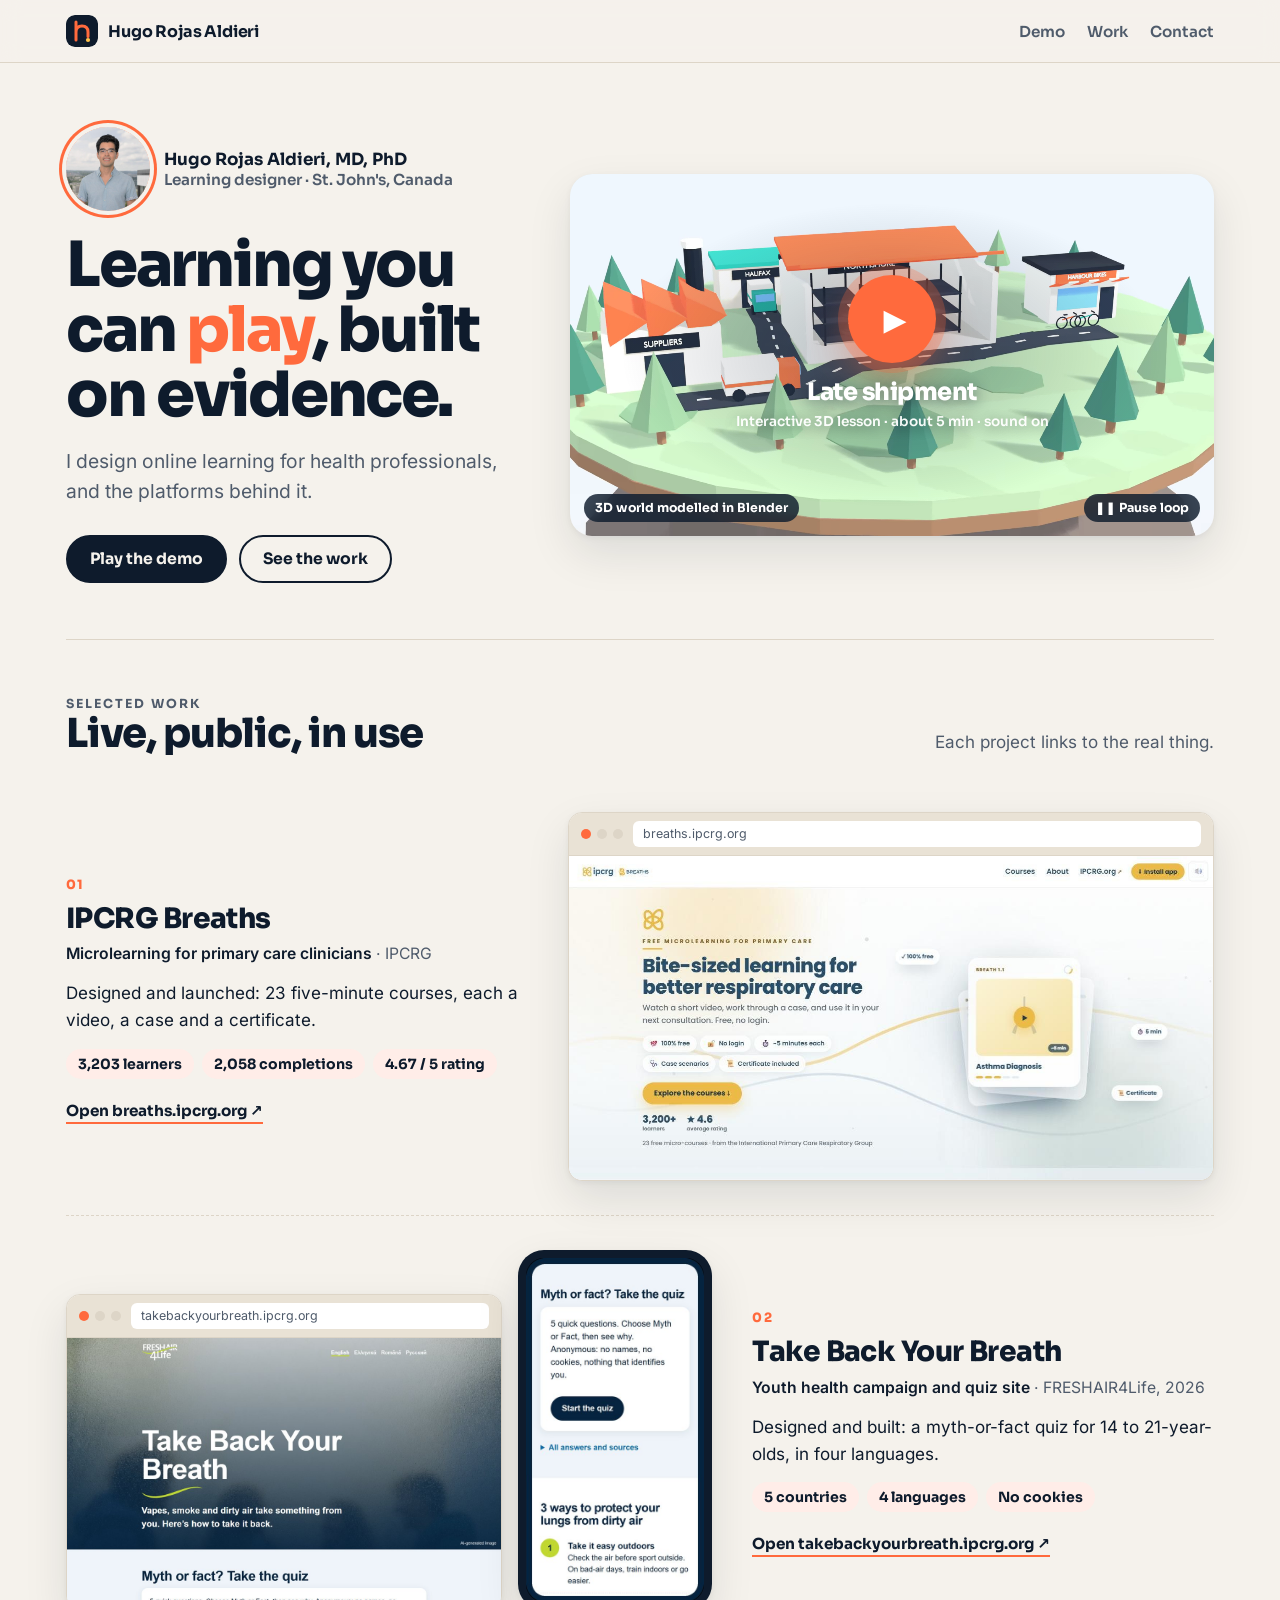
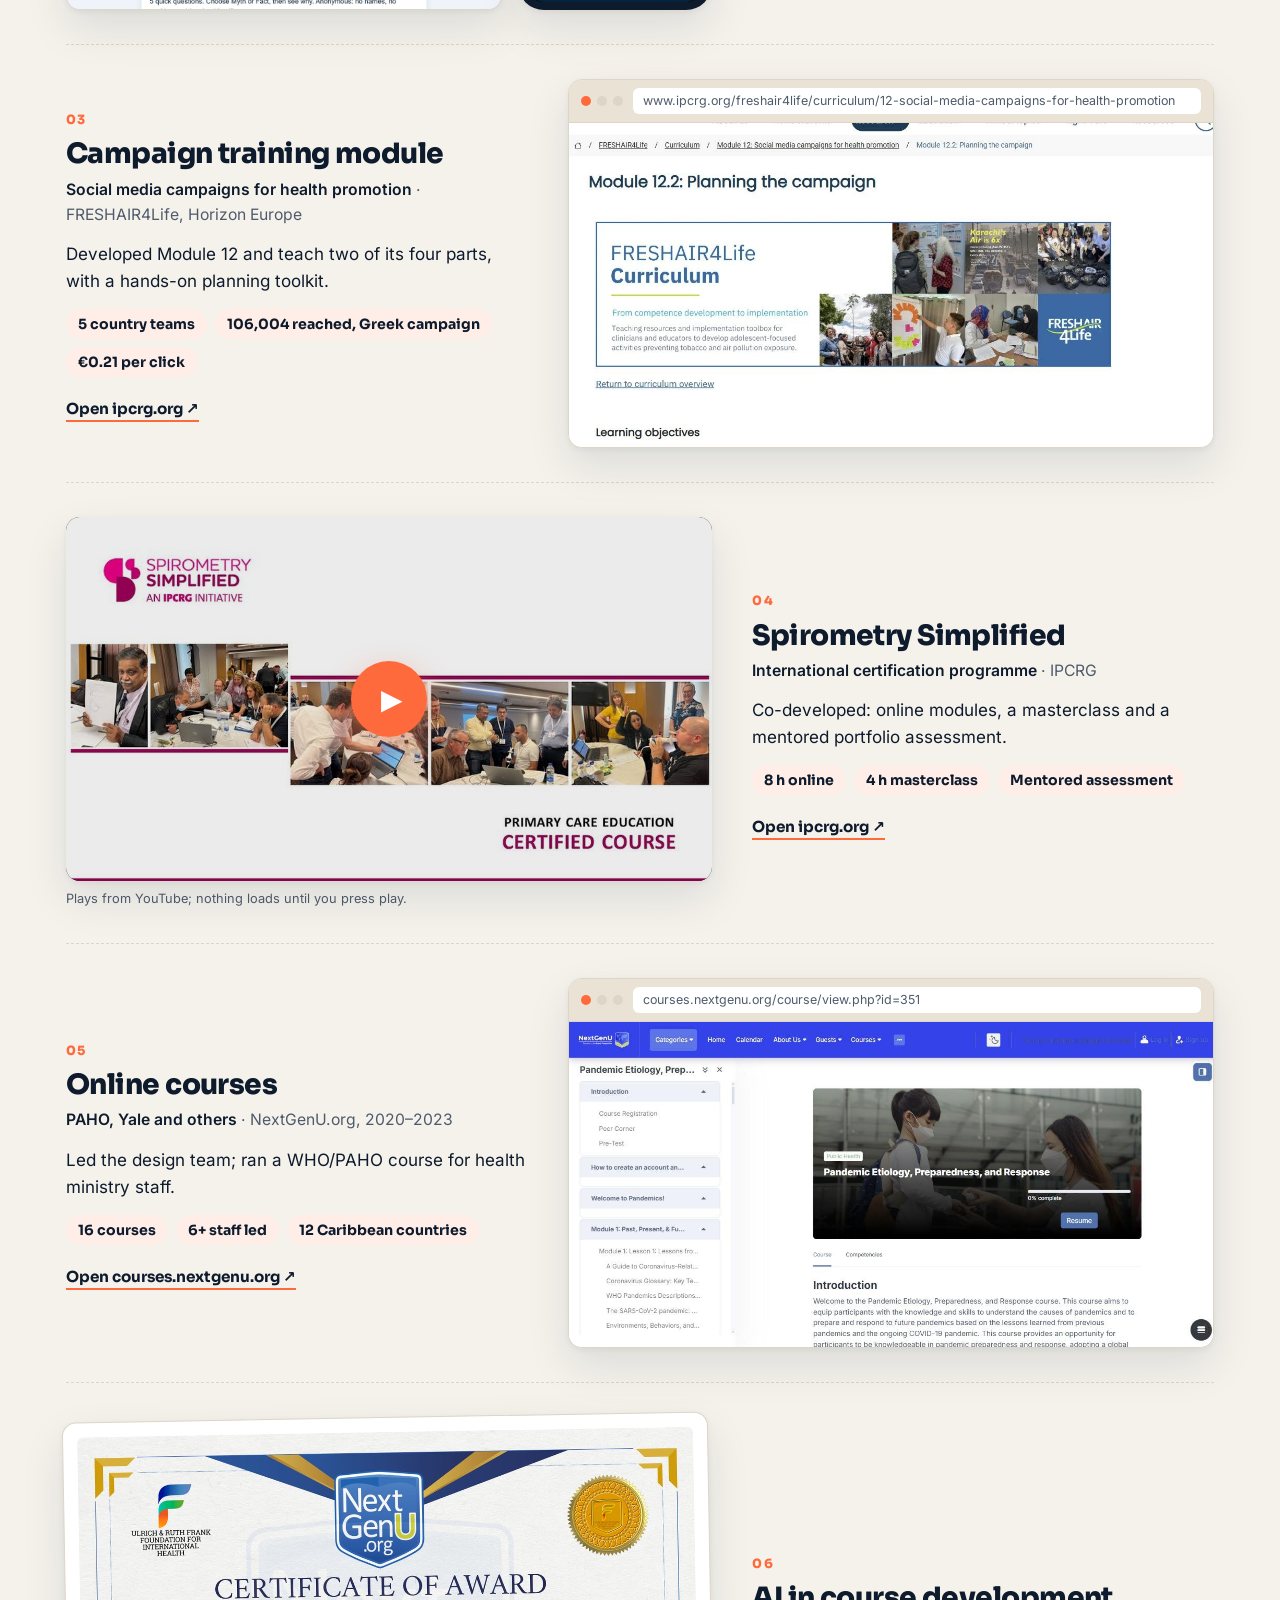
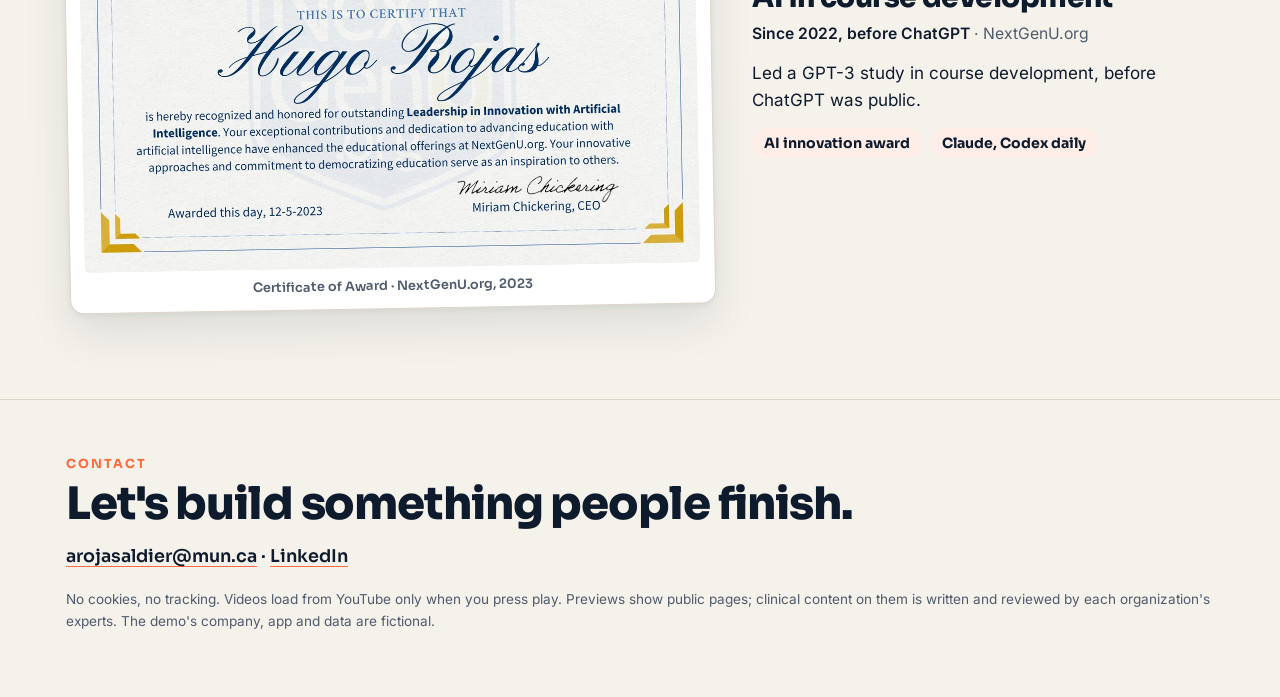
<file: index.html>
<!doctype html>
<html lang="en">
<head>
<meta charset="utf-8">
<meta name="viewport" content="width=device-width, initial-scale=1">
<title>Hugo Rojas Aldieri, MD, PhD · Learning Design</title>
<meta name="description" content="Learning designer Hugo Rojas Aldieri: microlearning, health campaigns, certification programmes, online courses, and an interactive 3D demo built in Blender and three.js.">
<meta property="og:title" content="Hugo Rojas Aldieri, MD, PhD · Learning Design">
<meta property="og:description" content="Learning design portfolio, with a playable interactive 3D video lesson.">
<meta property="og:image" content="assets/video/hero-poster.jpg">
<link rel="icon" href="assets/brand/mark.svg" type="image/svg+xml">
<link rel="stylesheet" href="assets/fonts/fonts.css">
<style>
:root{
  --ink:#0E1B2C; --ink-2:#1B2B40; --paper:#F5F2EC; --sand:#E9E2D5; --coral:#FF6A3D; --sun:#FFC24B; --teal:#1FB5A5; --sky:#7CC4FF;
  --muted:#4F5B6B; --line:#DDD5C7; --card:#FFFFFF;
  --display:'Sora',system-ui,sans-serif; --body:'Inter',system-ui,sans-serif;
  --ease:cubic-bezier(.2,.8,.2,1); --shadow:0 2px 6px rgba(14,27,44,.05),0 18px 44px rgba(14,27,44,.10);
}
@media (prefers-color-scheme: dark){
  :root:not([data-theme="light"]){ --paper:#0E1B2C; --ink:#F5F2EC; --ink-2:#D8DEE6; --sand:#1B2B40; --muted:#A9B4C2; --line:#26374D; --card:#15243A; }
}
:root[data-theme="dark"]{ --paper:#0E1B2C; --ink:#F5F2EC; --ink-2:#D8DEE6; --sand:#1B2B40; --muted:#A9B4C2; --line:#26374D; --card:#15243A; }
*{box-sizing:border-box}
html{scroll-behavior:smooth;-webkit-text-size-adjust:100%}
@media (prefers-reduced-motion: reduce){html{scroll-behavior:auto}}
body{margin:0;background:var(--paper);color:var(--ink);font:17px/1.6 var(--body)}
a{color:inherit;text-underline-offset:4px;text-decoration-color:var(--coral)}
:focus-visible{outline:3px solid var(--sun);outline-offset:3px;border-radius:6px}
.sr{position:absolute;width:1px;height:1px;overflow:hidden;clip:rect(0 0 0 0);white-space:nowrap}
.skip{position:absolute;left:-999px;top:8px;background:var(--card);padding:8px 12px;border-radius:8px;z-index:10}
.skip:focus{left:16px}
.wrap{max-width:1180px;margin:0 auto;padding:0 16px}

header.site{position:sticky;top:0;z-index:20;background:color-mix(in srgb,var(--paper) 86%,transparent);backdrop-filter:blur(10px);border-bottom:1px solid var(--line)}
header.site .wrap{display:flex;align-items:center;justify-content:space-between;gap:12px;min-height:62px}
.mark{display:flex;align-items:center;gap:10px;text-decoration:none;font:700 1rem var(--display);letter-spacing:-.01em}
.mark img{width:32px;height:32px;border-radius:9px}
header.site nav{display:flex;gap:22px;font:600 .95rem var(--display)}
header.site nav a{text-decoration:none;color:var(--muted)}
header.site nav a:hover{color:var(--ink)}

/* hero */
.hero{display:grid;grid-template-columns:minmax(0,5fr) minmax(0,7fr);gap:44px;align-items:center;padding:64px 0 56px}
@media (max-width:900px){.hero{grid-template-columns:minmax(0,1fr);gap:28px;padding-top:36px}}
.who{display:flex;align-items:center;gap:14px;margin-bottom:22px}
.avatar{width:84px;height:84px;border-radius:50%;object-fit:cover;box-shadow:0 0 0 4px var(--paper),0 0 0 7px var(--coral)}
.who p{margin:0;font:600 .95rem var(--display);color:var(--muted)}
.who b{display:block;font:700 1.05rem var(--display);color:var(--ink)}
.hero h1{font:800 clamp(2.3rem,5vw,3.9rem)/1.04 var(--display);letter-spacing:-.035em;margin:0 0 18px}
.hero h1 .path{color:var(--coral)}
.hero .lead{font-size:1.2rem;color:var(--muted);margin:0 0 28px;max-width:32rem}
.cta{display:flex;flex-wrap:wrap;gap:12px}
.btn{display:inline-flex;align-items:center;gap:10px;border-radius:99px;padding:12px 22px;font:700 .98rem var(--display);text-decoration:none;border:2px solid var(--ink);transition:transform .2s var(--ease),background .2s,color .2s}
.btn.primary{background:var(--ink);color:var(--paper)}
.btn.primary:hover{background:var(--coral);border-color:var(--coral);color:#fff;transform:translateY(-2px)}
.btn.ghost:hover{background:var(--ink);color:var(--paper)}
.film{position:relative;border-radius:22px;overflow:hidden;box-shadow:var(--shadow);background:var(--sand);aspect-ratio:16/9;margin:0}
.film video{display:block;width:100%;height:100%;object-fit:cover}
.film figcaption{position:absolute;left:14px;bottom:14px;right:14px;display:flex;justify-content:space-between;align-items:center;gap:10px;flex-wrap:wrap}
.chip{display:inline-flex;align-items:center;gap:6px;font:700 .78rem var(--display);padding:6px 11px;border-radius:99px;background:rgba(14,27,44,.82);color:#fff;backdrop-filter:blur(6px)}
.chip.coral{background:var(--coral)}
.film .toggle{border:0;cursor:pointer}

/* section heads */
.sec-head{display:flex;align-items:end;justify-content:space-between;gap:16px;margin:0 0 22px;flex-wrap:wrap}
.eyebrow{font:700 .78rem var(--display);letter-spacing:.16em;text-transform:uppercase;color:var(--coral);margin:0 0 8px}
.sec-head h2{font:800 clamp(1.7rem,3.4vw,2.5rem)/1.1 var(--display);letter-spacing:-.025em;margin:0}
.sec-head p{margin:0;color:var(--muted);max-width:30rem}

/* hero film doubles as the demo's launcher */
.film-play{position:absolute;inset:0;display:flex;flex-direction:column;align-items:center;justify-content:center;gap:14px;text-decoration:none;color:#fff;
  background:radial-gradient(60% 60% at 50% 50%,rgba(14,27,44,.28),rgba(14,27,44,0) 70%);transition:background .3s}
.film-play:hover,.film-play:focus-visible{background:radial-gradient(70% 70% at 50% 50%,rgba(14,27,44,.42),rgba(14,27,44,.05) 75%)}
.film-play .disc{width:88px;height:88px;border-radius:50%;background:var(--coral);display:grid;place-items:center;font-size:30px;padding-left:6px;
  box-shadow:0 0 0 10px rgba(255,106,61,.25),0 14px 40px rgba(255,106,61,.45);transition:transform .3s var(--ease)}
.film-play:hover .disc{transform:scale(1.08)}
.film-title{text-align:center;text-shadow:0 2px 14px rgba(14,27,44,.55)}
.film-title b{display:block;font:800 1.5rem var(--display);letter-spacing:-.02em}
.film-title small{font:600 .85rem var(--display);opacity:.95}
.film figcaption{pointer-events:none}.film figcaption .toggle{pointer-events:auto}
@media (prefers-reduced-motion: no-preference){.film-play .disc{animation:beat 2.4s var(--ease) infinite}}
@keyframes beat{0%,100%{box-shadow:0 0 0 10px rgba(255,106,61,.25),0 14px 40px rgba(255,106,61,.45)}50%{box-shadow:0 0 0 18px rgba(255,106,61,.08),0 14px 40px rgba(255,106,61,.45)}}

.demo-dlg{width:min(96vw,1400px);height:min(92vh,820px);max-width:none;max-height:none;padding:0;border:0;border-radius:18px;overflow:hidden;background:#F5F2EC;box-shadow:0 30px 90px rgba(0,0,0,.45)}
.demo-dlg::backdrop{background:rgba(14,27,44,.72);backdrop-filter:blur(6px)}
.demo-dlg[open]{display:flex;flex-direction:column}
.dlg-bar{display:flex;align-items:center;gap:12px;padding:10px 12px 10px 18px;background:#0E1B2C;color:#F5F2EC}
.dlg-bar p{margin:0;flex:1;min-width:0;font-size:.85rem;white-space:nowrap;overflow:hidden;text-overflow:ellipsis;color:#C9D2DD}
.dlg-bar b{font-family:var(--display);color:#fff}
.dlg-link{font:700 .82rem var(--display);color:#fff;text-decoration:none;opacity:.85}
.dlg-link:hover{opacity:1;text-decoration:underline}
.dlg-close{width:38px;height:38px;border-radius:10px;border:0;background:rgba(255,255,255,.1);color:#fff;font-size:1rem;cursor:pointer}
.dlg-close:hover{background:var(--coral)}
.dlg-stage{flex:1;position:relative}
.dlg-stage iframe{position:absolute;inset:0;width:100%;height:100%;border:0}
@media (max-width:760px){.demo-dlg{width:100vw;height:100dvh;border-radius:0}.dlg-bar p{display:none}}

/* work */
.work{padding:56px 0 16px;border-top:1px solid var(--line);scroll-margin-top:70px}
.project{display:grid;grid-template-columns:minmax(0,5fr) minmax(0,7fr);gap:40px;align-items:center;padding:34px 0;scroll-margin-top:70px}
.project + .project{border-top:1px dashed var(--line)}
.project:nth-of-type(even){grid-template-columns:minmax(0,7fr) minmax(0,5fr)}
.project:nth-of-type(even) .text{order:2}
@media (max-width:900px){.project,.project:nth-of-type(even){grid-template-columns:minmax(0,1fr);gap:18px}.project:nth-of-type(even) .text{order:0}}
.num{font:800 .8rem var(--display);color:var(--coral);letter-spacing:.1em}
.project h3{font:800 1.75rem/1.15 var(--display);letter-spacing:-.02em;margin:6px 0 6px}
.project .sub{color:var(--muted);margin:0 0 12px;font-size:.98rem}
.project .sub strong{color:var(--ink);font-weight:600}
.project .text p{margin:0 0 14px}
.chips{display:flex;flex-wrap:wrap;gap:8px;margin:0 0 18px;padding:0;list-style:none}
.chips li{background:color-mix(in srgb,var(--coral) 12%,var(--card));color:var(--ink);font:700 .88rem var(--display);padding:6px 12px;border-radius:99px}
.open{display:inline-flex;align-items:center;gap:8px;font:700 .95rem var(--display);text-decoration:none;border-bottom:2px solid var(--coral);padding-bottom:2px}
.open:hover{color:var(--coral)}
.window{display:block;background:var(--card);border:1px solid var(--line);border-radius:14px;box-shadow:var(--shadow);overflow:hidden;text-decoration:none;color:inherit;transition:transform .3s var(--ease)}
a.window:hover{transform:translateY(-4px) rotate(-.3deg)}
@media (prefers-reduced-motion: reduce){a.window:hover{transform:none}}
.window .bar{display:flex;align-items:center;gap:10px;background:var(--sand);padding:8px 12px;border-bottom:1px solid var(--line)}
.window .dots{display:flex;gap:6px}.window .dots i{width:10px;height:10px;border-radius:50%;background:var(--line)}
.window .dots i:first-child{background:var(--coral)}
.window .url{flex:1;min-width:0;background:var(--card);border-radius:6px;padding:3px 10px;font-size:.78rem;color:var(--muted);white-space:nowrap;overflow:hidden;text-overflow:ellipsis}
.window img{display:block;width:100%;height:auto}
.pair{display:flex;gap:16px;align-items:flex-end}.pair .window{flex:1 1 auto;min-width:0}
.phone{flex:0 0 30%;background:#0E1B2C;border-radius:26px;padding:8px;box-shadow:var(--shadow)}
.phone img{display:block;width:100%;height:auto;border-radius:18px}
.video .play{position:relative;display:block;width:100%;padding:0;border:0;background:#000;border-radius:14px;overflow:hidden;cursor:pointer;box-shadow:var(--shadow);aspect-ratio:16/9}
.video .play img{display:block;width:100%;height:100%;object-fit:cover;opacity:.92}
.video .btn-play{position:absolute;left:50%;top:50%;transform:translate(-50%,-50%);width:76px;height:76px;border-radius:50%;background:var(--coral);color:#fff;font-size:28px;display:flex;align-items:center;justify-content:center;padding-left:5px;box-shadow:0 10px 30px rgba(255,106,61,.4)}
.video iframe{display:block;width:100%;aspect-ratio:16/9;border:0;border-radius:14px;box-shadow:var(--shadow)}
.video .vnote{font-size:.8rem;color:var(--muted);margin:8px 0 0}
.framed{margin:0;background:var(--card);border:1px solid var(--line);border-radius:14px;padding:14px;box-shadow:var(--shadow);transform:rotate(-1deg);transition:transform .3s var(--ease)}
.framed:hover{transform:rotate(0)}
@media (prefers-reduced-motion: reduce){.framed,.framed:hover{transform:none}}
.framed img{display:block;width:100%;height:auto;border-radius:6px}
.framed figcaption{font:600 .8rem var(--display);color:var(--muted);margin-top:10px;text-align:center}
.textonly{background:#0E1B2C;color:#F5F2EC;border-radius:14px;padding:30px;box-shadow:var(--shadow)}
.textonly .big{font:800 4rem/1 var(--display);color:var(--coral);margin:0 0 10px}
.textonly p{margin:0;font:600 1.05rem var(--display)}

footer.site{border-top:1px solid var(--line);padding:56px 0 64px;margin-top:40px;scroll-margin-top:70px}
footer.site .big{font:800 clamp(1.8rem,4vw,2.8rem)/1.1 var(--display);letter-spacing:-.025em;margin:0 0 16px}
footer.site .contact{font:600 1.1rem var(--display)}
footer.site .contact p{margin:0}
footer.site .fine{color:var(--muted);font-size:.85rem;margin:22px 0 0}
</style>
</head>
<body>
<a class="skip" href="#demo">Skip to the demo</a>
<header class="site">
  <div class="wrap">
    <a class="mark" href="#top"><img src="assets/brand/mark.svg" alt="">Hugo Rojas Aldieri</a>
    <nav aria-label="Sections"><a href="xp/" data-demo>Demo</a><a href="#work">Work</a><a href="#contact">Contact</a></nav>
  </div>
</header>

<main id="top" class="wrap">
  <section class="hero" aria-labelledby="h1">
    <div>
      <div class="who">
        <img class="avatar" src="assets/img/hugo.jpg" alt="Hugo Rojas Aldieri" width="84" height="84">
        <p><b>Hugo Rojas Aldieri, MD, PhD</b>Learning designer · St. John's, Canada</p>
      </div>
      <h1 id="h1">Learning you can <span class="path">play</span>, built on evidence.</h1>
      <p class="lead">I design online learning for health professionals, and the platforms behind it.</p>
      <div class="cta">
        <a class="btn primary" href="xp/" data-demo>Play the demo</a>
        <a class="btn ghost" href="#work">See the work</a>
      </div>
    </div>
    <figure class="film" id="demo">
      <video id="heroFilm" autoplay muted loop playsinline preload="metadata" poster="assets/video/hero-poster.jpg" aria-hidden="true">
        <source src="assets/video/hero.webm" type="video/webm">
        <source src="assets/video/hero.mp4" type="video/mp4">
      </video>
      <a class="film-play" href="xp/" data-demo aria-label="Play the interactive demo: Late shipment: an interactive 3D video">
        <span class="disc" aria-hidden="true">▶</span>
        <span class="film-title"><b>Late shipment</b><small>Interactive 3D lesson · about 5 min · sound on</small></span>
      </a>
      <figcaption>
        <span class="chip">3D world modelled in Blender</span>
        <button type="button" class="chip toggle" id="filmToggle" aria-pressed="false">❚❚ Pause loop</button>
      </figcaption>
    </figure>
  </section>

  
  <dialog class="demo-dlg" id="demoDlg" aria-labelledby="demoDlgTitle">
    <div class="dlg-bar">
      <p id="demoDlgTitle"><b>Late shipment</b> · A five-minute lesson you play and act in. Find a supply problem in a 3D world I modelled in Blender, then fix it, with narration and word-by-word captions.</p>
      <a class="dlg-link" href="xp/" target="_blank" rel="noopener">New tab ↗</a>
      <button type="button" class="dlg-close" id="demoClose" aria-label="Close the demo">✕</button>
    </div>
    <div class="dlg-stage" id="demoStage"></div>
  </dialog>
  

  <section class="work" id="work" aria-labelledby="work-h">
    <div class="sec-head"><div><p class="eyebrow">Selected work</p><h2 id="work-h">Live, public, in use</h2></div><p>Each project links to the real thing.</p></div>
    
    <article class="project" id="ipcrg-breaths" aria-labelledby="ipcrg-breaths-h">
      <div class="text">
        <span class="num">01</span>
        <h3 id="ipcrg-breaths-h">IPCRG Breaths</h3>
        <p class="sub"><strong>Microlearning for primary care clinicians</strong> · IPCRG</p>
        <p>Designed and launched: 23 five-minute courses, each a video, a case and a certificate.</p>
        <ul class="chips" aria-label="Key numbers"><li>3,203 learners</li><li>2,058 completions</li><li>4.67 / 5 rating</li></ul>
        <a class="open" href="https://breaths.ipcrg.org" target="_blank" rel="noopener">Open breaths.ipcrg.org ↗<span class="sr"> (opens in a new tab)</span></a>
      </div>
      <div class="visual">
        
        
          
          
          <a class="window" href="https://breaths.ipcrg.org" target="_blank" rel="noopener" aria-label="Open breaths.ipcrg.org in a new tab">
            <span class="bar" aria-hidden="true"><span class="dots"><i></i><i></i><i></i></span><span class="url">breaths.ipcrg.org</span></span>
            <img src="assets/img/breaths-home.jpg" alt="Breaths home page: bite-sized learning for better respiratory care, 3,200+ learners" loading="lazy">
          </a>
          
          
        
      </div>
    </article>
    
    <article class="project" id="take-back-your-breath" aria-labelledby="take-back-your-breath-h">
      <div class="text">
        <span class="num">02</span>
        <h3 id="take-back-your-breath-h">Take Back Your Breath</h3>
        <p class="sub"><strong>Youth health campaign and quiz site</strong> · FRESHAIR4Life, 2026</p>
        <p>Designed and built: a myth-or-fact quiz for 14 to 21-year-olds, in four languages.</p>
        <ul class="chips" aria-label="Key numbers"><li>5 countries</li><li>4 languages</li><li>No cookies</li></ul>
        <a class="open" href="https://takebackyourbreath.ipcrg.org" target="_blank" rel="noopener">Open takebackyourbreath.ipcrg.org ↗<span class="sr"> (opens in a new tab)</span></a>
      </div>
      <div class="visual">
        
        
          
          <div class="pair">
          <a class="window" href="https://takebackyourbreath.ipcrg.org" target="_blank" rel="noopener" aria-label="Open takebackyourbreath.ipcrg.org in a new tab">
            <span class="bar" aria-hidden="true"><span class="dots"><i></i><i></i><i></i></span><span class="url">takebackyourbreath.ipcrg.org</span></span>
            <img src="assets/img/tbyb-site.jpg" alt="Take Back Your Breath home page in English, with Greek, Romanian and Russian versions" loading="lazy">
          </a>
          <div class="phone"><img src="assets/img/tbyb-quiz.jpg" alt="The myth-or-fact quiz on a phone: five questions, anonymous, no cookies" loading="lazy"></div></div>
          
        
      </div>
    </article>
    
    <article class="project" id="campaign-training-module" aria-labelledby="campaign-training-module-h">
      <div class="text">
        <span class="num">03</span>
        <h3 id="campaign-training-module-h">Campaign training module</h3>
        <p class="sub"><strong>Social media campaigns for health promotion</strong> · FRESHAIR4Life, Horizon Europe</p>
        <p>Developed Module 12 and teach two of its four parts, with a hands-on planning toolkit.</p>
        <ul class="chips" aria-label="Key numbers"><li>5 country teams</li><li>106,004 reached, Greek campaign</li><li>€0.21 per click</li></ul>
        <a class="open" href="https://www.ipcrg.org/freshair4life/curriculum/12-social-media-campaigns-for-health-promotion" target="_blank" rel="noopener">Open ipcrg.org ↗<span class="sr"> (opens in a new tab)</span></a>
      </div>
      <div class="visual">
        
        
          
          
          <a class="window" href="https://www.ipcrg.org/freshair4life/curriculum/12-social-media-campaigns-for-health-promotion" target="_blank" rel="noopener" aria-label="Open ipcrg.org in a new tab">
            <span class="bar" aria-hidden="true"><span class="dots"><i></i><i></i><i></i></span><span class="url">www.ipcrg.org/freshair4life/curriculum/12-social-media-campaigns-for-health-promotion</span></span>
            <img src="assets/img/module12.jpg" alt="Module 12.2 on ipcrg.org: learning objectives, video and a practical exercise, with Hugo Rojas as faculty" loading="lazy">
          </a>
          
          
        
      </div>
    </article>
    
    <article class="project" id="spirometry-simplified" aria-labelledby="spirometry-simplified-h">
      <div class="text">
        <span class="num">04</span>
        <h3 id="spirometry-simplified-h">Spirometry Simplified</h3>
        <p class="sub"><strong>International certification programme</strong> · IPCRG</p>
        <p>Co-developed: online modules, a masterclass and a mentored portfolio assessment.</p>
        <ul class="chips" aria-label="Key numbers"><li>8 h online</li><li>4 h masterclass</li><li>Mentored assessment</li></ul>
        <a class="open" href="https://www.ipcrg.org/education/spirometry-simplified" target="_blank" rel="noopener">Open ipcrg.org ↗<span class="sr"> (opens in a new tab)</span></a>
      </div>
      <div class="visual">
        
        
          <div class="video" data-yt="U30Iv_uM9s4">
            <button type="button" class="play" aria-label="Play video: Spirometry Simplified, IPCRG (loads YouTube)">
              <img src="assets/img/spirometry-video.jpg" alt="" loading="lazy"><span class="btn-play" aria-hidden="true">▶</span>
            </button>
            <p class="vnote">Plays from YouTube; nothing loads until you press play.</p>
          </div>
        
      </div>
    </article>
    
    <article class="project" id="online-courses" aria-labelledby="online-courses-h">
      <div class="text">
        <span class="num">05</span>
        <h3 id="online-courses-h">Online courses</h3>
        <p class="sub"><strong>PAHO, Yale and others</strong> · NextGenU.org, 2020–2023</p>
        <p>Led the design team; ran a WHO/PAHO course for health ministry staff.</p>
        <ul class="chips" aria-label="Key numbers"><li>16 courses</li><li>6+ staff led</li><li>12 Caribbean countries</li></ul>
        <a class="open" href="https://courses.nextgenu.org/course/view.php?id=351" target="_blank" rel="noopener">Open courses.nextgenu.org ↗<span class="sr"> (opens in a new tab)</span></a>
      </div>
      <div class="visual">
        
        
          
          
          <a class="window" href="https://courses.nextgenu.org/course/view.php?id=351" target="_blank" rel="noopener" aria-label="Open courses.nextgenu.org in a new tab">
            <span class="bar" aria-hidden="true"><span class="dots"><i></i><i></i><i></i></span><span class="url">courses.nextgenu.org/course/view.php?id=351</span></span>
            <img src="assets/img/nextgenu.jpg" alt="The Pandemic Etiology, Preparedness, and Response course page on NextGenU.org" loading="lazy">
          </a>
          
          
        
      </div>
    </article>
    
    <article class="project" id="ai-in-course-development" aria-labelledby="ai-in-course-development-h">
      <div class="text">
        <span class="num">06</span>
        <h3 id="ai-in-course-development-h">AI in course development</h3>
        <p class="sub"><strong>Since 2022, before ChatGPT</strong> · NextGenU.org</p>
        <p>Led a GPT-3 study in course development, before ChatGPT was public.</p>
        <ul class="chips" aria-label="Key numbers"><li>AI innovation award</li><li>Claude, Codex daily</li></ul>
        
      </div>
      <div class="visual">
        
        
          
          <figure class="framed"><img src="assets/img/award.jpg" alt="Certificate of Award: Hugo Rojas, Leadership in Innovation with Artificial Intelligence, NextGenU.org and the Ulrich & Ruth Frank Foundation for International Health, 2023" loading="lazy"><figcaption>Certificate of Award · NextGenU.org, 2023</figcaption></figure>
          
        
      </div>
    </article>
    
  </section>
</main>

<footer class="site" id="contact">
  <div class="wrap">
    <p class="eyebrow">Contact</p>
    <p class="big">Let's build something people finish.</p>
    <div class="contact"><p><a href="mailto:arojasaldier@mun.ca">arojasaldier@mun.ca</a> · <a href="https://www.linkedin.com/in/hugo-andres-rojas-aldieri-984b8016b/" target="_blank" rel="noopener">LinkedIn<span class="sr"> (opens in a new tab)</span></a></p></div>
    <p class="fine">No cookies, no tracking. Videos load from YouTube only when you press play. Previews show public pages; clinical content on them is written and reviewed by each organization's experts. The demo's company, app and data are fictional.</p>
  </div>
</footer>
<script>
document.querySelectorAll('.video .play').forEach(b => b.addEventListener('click', () => {
  const box = b.closest('.video'), id = box.dataset.yt;
  const f = document.createElement('iframe');
  f.src = 'https://www.youtube-nocookie.com/embed/' + id + '?autoplay=1&rel=0';
  f.title = b.getAttribute('aria-label').replace(' (loads YouTube)', '');
  f.allow = 'autoplay; encrypted-media; picture-in-picture; fullscreen';
  f.allowFullscreen = true;
  b.replaceWith(f); f.focus();
}));
// the demo loads only when someone asks for it, in a full-screen dialog
const dlg = document.getElementById('demoDlg'), stage = document.getElementById('demoStage');
let opener = null;
function openDemo(e) {
  if (!dlg || !dlg.showModal) return; // no dialog support: follow the link to xp/
  e.preventDefault(); opener = e.currentTarget;
  stage.innerHTML = '<iframe src="xp/" title="Interactive 3D lesson: Late shipment" allow="fullscreen; autoplay"></iframe>';
  dlg.showModal(); document.body.style.overflow = 'hidden';
  stage.querySelector('iframe').focus();
}
function closeDemo() { if (dlg.open) dlg.close(); }
document.querySelectorAll('[data-demo]').forEach(a => a.addEventListener('click', openDemo));
if (dlg) {
  document.getElementById('demoClose').addEventListener('click', closeDemo);
  dlg.addEventListener('click', e => { if (e.target === dlg) closeDemo(); }); // click on the backdrop
  dlg.addEventListener('close', () => { stage.innerHTML = ''; document.body.style.overflow = ''; opener && opener.focus(); }); // unloading stops the narration
}
const film = document.getElementById('heroFilm'), tog = document.getElementById('filmToggle');
if (matchMedia('(prefers-reduced-motion: reduce)').matches) { film.pause(); film.removeAttribute('autoplay'); tog.textContent = '▶ Play loop'; tog.setAttribute('aria-pressed', 'true'); }
tog.addEventListener('click', () => {
  if (film.paused) { film.play(); tog.textContent = '❚❚ Pause loop'; tog.setAttribute('aria-pressed', 'false'); }
  else { film.pause(); tog.textContent = '▶ Play loop'; tog.setAttribute('aria-pressed', 'true'); }
});
</script>
</body>
</html>
</file>
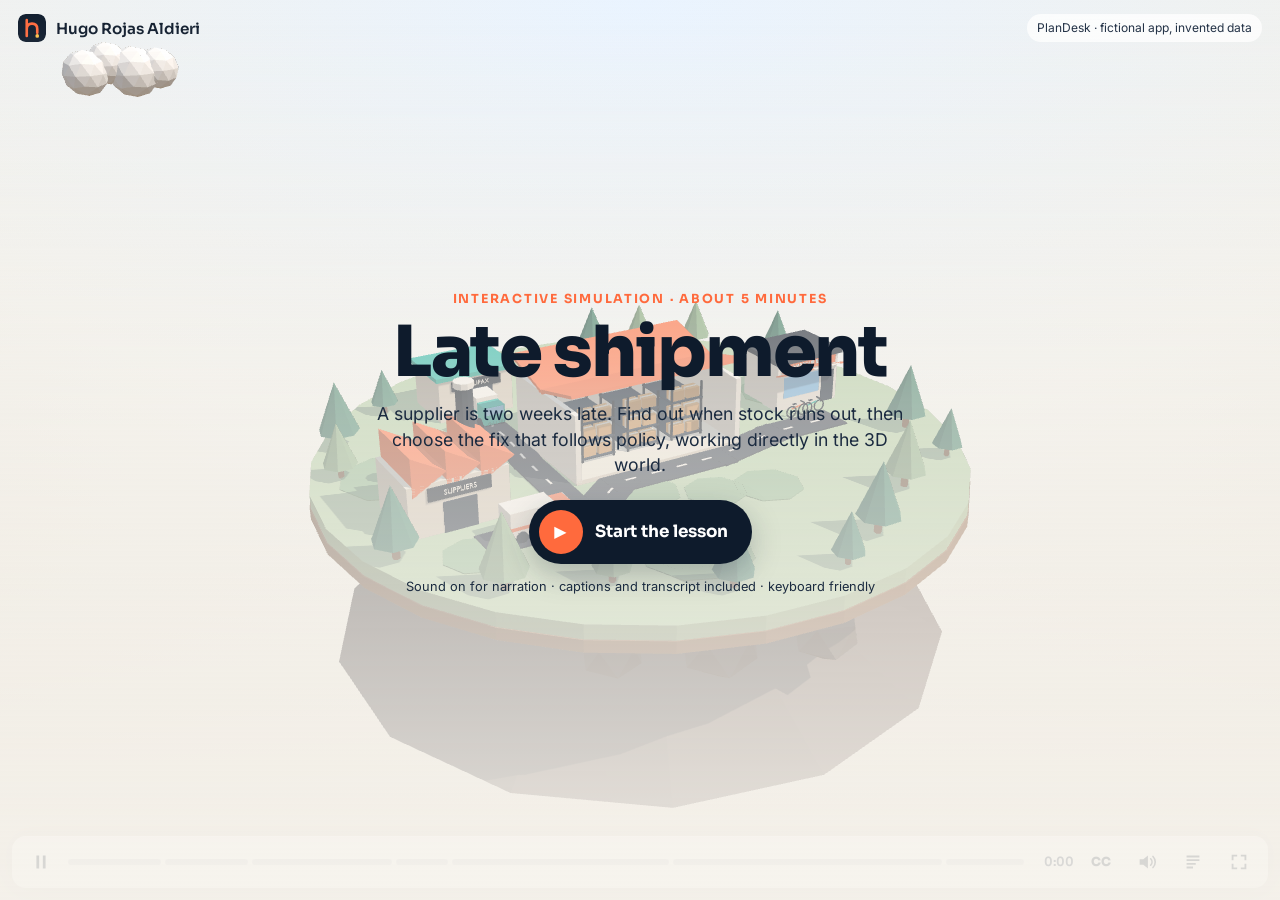
<file: xp/index.html>
<!doctype html>
<html lang="en">
<head>
<meta charset="utf-8">
<meta name="viewport" content="width=device-width, initial-scale=1">
<title>Late Shipment · Interactive Simulation</title>
<meta name="description" content="An interactive 3D video: resolve a late supplier shipment in PlanDesk, a fictional planning app. Designed and built by Hugo Rojas Aldieri.">
<link rel="icon" href="../assets/brand/mark.svg" type="image/svg+xml">
<link rel="stylesheet" href="../assets/fonts/fonts.css">
<link rel="stylesheet" href="xp.css">
<script type="importmap">
{ "imports": {
  "three": "./vendor/three/build/three.module.min.js",
  "three/addons/": "./vendor/three/examples/jsm/"
} }
</script>
<script src="vendor/gsap.min.js"></script>
</head>
<body>
<div id="xp" class="xp" data-state="loading">
  <div id="stage" class="stage" aria-hidden="true"></div>
  <div id="anchors" class="anchors"></div>

  <header class="xp-top">
    <a class="brand" href="../" aria-label="Back to Hugo Rojas Aldieri's portfolio"><img src="../assets/brand/mark.svg" alt="" width="28" height="28"><span>Hugo Rojas Aldieri</span></a>
    <p class="chapter-name" id="chapterName" aria-live="polite"></p>
    <span class="fict">PlanDesk · fictional app, invented data</span>
  </header>

  <div id="panels" class="panels"></div>

  <div id="prompt" class="prompt" role="status" aria-live="polite"></div>
  <div id="captions" class="captions" aria-hidden="true"></div>

  <nav class="bar" aria-label="Player controls">
    <button type="button" class="ctl" id="btnPlay" aria-label="Pause"><svg viewBox="0 0 24 24" aria-hidden="true"><path class="i-pause" d="M7 5h3v14H7zM14 5h3v14h-3z"/><path class="i-play" d="M8 5l11 7-11 7z"/></svg></button>
    <div class="chapters" id="chapters" role="list" aria-label="Chapters"></div>
    <span class="time" id="time">0:00</span>
    <button type="button" class="ctl" id="btnCC" aria-pressed="true" aria-label="Captions">CC</button>
    <button type="button" class="ctl" id="btnMute" aria-pressed="false" aria-label="Mute"><svg viewBox="0 0 24 24" aria-hidden="true"><path d="M4 9h4l5-4v14l-5-4H4z"/><path class="i-wave" d="M16 8.5a5 5 0 0 1 0 7M18.5 6a8.5 8.5 0 0 1 0 12" fill="none" stroke="currentColor" stroke-width="1.8" stroke-linecap="round"/></svg></button>
    <button type="button" class="ctl" id="btnTranscript" aria-expanded="false" aria-controls="transcript" aria-label="Transcript"><svg viewBox="0 0 24 24" aria-hidden="true"><path d="M5 5h14v2H5zm0 4h14v2H5zm0 4h10v2H5zm0 4h7v2H5z"/></svg></button>
    <button type="button" class="ctl" id="btnFull" aria-label="Full screen"><svg viewBox="0 0 24 24" aria-hidden="true"><path d="M4 4h6v2H6v4H4zm10 0h6v6h-2V6h-4zM4 14h2v4h4v2H4zm14 0h2v6h-6v-2h4z"/></svg></button>
  </nav>

  <aside id="transcript" class="transcript" hidden aria-label="Transcript">
    <h2>Transcript</h2>
    <ol id="transcriptList"></ol>
  </aside>

  <section id="start" class="cover" aria-labelledby="startTitle">
    <div class="cover-card">
      <p class="eyebrow">Interactive simulation · about 5 minutes</p>
      <h1 id="startTitle">Late shipment</h1>
      <p class="lede">A supplier is two weeks late. Find out when stock runs out, then choose the fix that follows policy, working directly in the 3D world.</p>
      <button type="button" class="big-play" id="btnStart" disabled><span class="dot" aria-hidden="true">▶</span><span id="startLabel">Loading the world…</span></button>
      <p class="fine">Sound on for narration · captions and transcript included · keyboard friendly</p>
    </div>
  </section>

  <section id="results" class="cover" hidden aria-labelledby="resultsTitle">
    <div class="cover-card">
      <p class="eyebrow">Lesson complete</p>
      <h1 id="resultsTitle">Nicely handled.</h1>
      <ul class="scores" id="scores"></ul>
      <div class="cover-actions">
        <button type="button" class="big-play" id="btnReplay"><span class="dot" aria-hidden="true">↺</span><span>Play again</span></button>
        <a class="ghost" href="../">Back to the portfolio</a>
      </div>
      <p class="credits">Designed, written and built by Hugo Rojas Aldieri · 3D world modelled in Blender · real-time rendering with three.js · AI narration: ElevenLabs voice “Max” · company, app and data are fictional</p>
    </div>
  </section>

  <div id="pausedBadge" class="paused-badge" hidden>Paused · press space or ▶ to continue</div>
</div>
<script type="module" src="xp.js"></script>
</body>
</html>
</file>
<file: assets/fonts/fonts.css>
@font-face{font-family:'Sora';font-style:normal;font-weight:300 800;font-display:swap;src:url(sora.woff2) format('woff2');unicode-range:U+0000-00FF, U+0131, U+0152-0153, U+02BB-02BC, U+02C6, U+02DA, U+02DC, U+0304, U+0308, U+0329, U+2000-206F, U+20AC, U+2122, U+2191, U+2193, U+2212, U+2215, U+FEFF, U+FFFD}
@font-face{font-family:'Inter';font-style:normal;font-weight:300 700;font-display:swap;src:url(inter.woff2) format('woff2');unicode-range:U+0000-00FF, U+0131, U+0152-0153, U+02BB-02BC, U+02C6, U+02DA, U+02DC, U+0304, U+0308, U+0329, U+2000-206F, U+20AC, U+2122, U+2191, U+2193, U+2212, U+2215, U+FEFF, U+FFFD}
</file>
<file: xp/xp.css>
:root{
  --ink:#0E1B2C; --ink-2:#1B2B40; --paper:#F5F2EC; --sand:#E9E2D5; --coral:#FF6A3D; --sun:#FFC24B;
  --teal:#1FB5A5; --sky:#7CC4FF; --alert:#E5484D;
  --glass:rgba(255,255,255,.78); --glass-dark:rgba(14,27,44,.82);
  --ease:cubic-bezier(.2,.8,.2,1);
  --display:'Sora',system-ui,sans-serif; --body:'Inter',system-ui,sans-serif;
}
*{box-sizing:border-box}
[hidden]{display:none!important}
html,body{margin:0;height:100%;background:var(--paper);color:var(--ink);font:16px/1.45 var(--body);overflow:hidden}
button{font:inherit;color:inherit}
:focus-visible{outline:3px solid var(--sun);outline-offset:3px}
.sr{position:absolute;width:1px;height:1px;overflow:hidden;clip:rect(0 0 0 0)}

.xp{position:relative;width:100%;height:100%;overflow:hidden;
  background:radial-gradient(120% 90% at 50% 0%,#EAF4FF 0%,#F2F1EC 55%,#E9E2D5 100%)}
.stage{position:absolute;inset:0}
.stage canvas{display:block;width:100%;height:100%}
.anchors{position:absolute;inset:0;pointer-events:none}

/* ---------- top ---------- */
.xp-top{position:absolute;left:0;right:0;top:0;display:flex;align-items:center;gap:16px;padding:14px 18px;pointer-events:none;z-index:5}
.brand{display:flex;align-items:center;gap:10px;text-decoration:none;color:var(--ink);font:600 .95rem var(--display);pointer-events:auto}
.brand img{border-radius:8px}
.chapter-name{margin:0 auto;font:600 .9rem var(--display);letter-spacing:.02em;color:var(--ink-2);background:var(--glass);backdrop-filter:blur(10px);padding:6px 14px;border-radius:99px;opacity:0;transition:opacity .4s}
.chapter-name.on{opacity:1}
.fict{font-size:.75rem;color:var(--ink-2);background:var(--glass);padding:5px 10px;border-radius:99px;backdrop-filter:blur(10px)}
@media (max-width:720px){.fict,.brand span{display:none}}

/* ---------- world labels & hotspots ---------- */
.tag{position:absolute;font:600 .78rem var(--display);white-space:nowrap;background:var(--ink);color:var(--paper);padding:5px 10px;border-radius:8px;opacity:0;pointer-events:none}
.tag::after{content:"";position:absolute;left:50%;bottom:-5px;margin-left:-5px;border:5px solid transparent;border-top-color:var(--ink);border-bottom:0}
.hotspot{position:absolute;width:64px;height:64px;border-radius:50%;border:0;background:transparent;cursor:pointer;pointer-events:auto;padding:0}
.hotspot::before,.hotspot::after{content:"";position:absolute;inset:14px;border-radius:50%;background:var(--coral);box-shadow:0 0 0 4px rgba(255,106,61,.25)}
.hotspot::after{inset:0;background:transparent;border:3px solid var(--coral);animation:ping 1.6s var(--ease) infinite}
.hotspot.quiet::after{animation:none;opacity:.0}
.hotspot span{position:absolute;left:50%;top:100%;transform:translateX(-50%);margin-top:4px;white-space:nowrap;font:600 .8rem var(--display);background:var(--ink);color:#fff;padding:4px 10px;border-radius:99px}
@keyframes ping{0%{transform:scale(.45);opacity:1}100%{transform:scale(1.25);opacity:0}}

/* ---------- panels (the PlanDesk app layer) ---------- */
.panels{position:absolute;inset:0;pointer-events:none;z-index:4}
.card{position:absolute;pointer-events:auto;background:var(--glass);backdrop-filter:blur(14px) saturate(1.2);border:1px solid rgba(255,255,255,.7);
  border-radius:16px;box-shadow:0 10px 40px rgba(14,27,44,.16);padding:14px 16px;color:var(--ink);max-width:min(92vw,360px)}
.card h3{margin:0 0 4px;font:700 1rem var(--display)}
.card p{margin:0;font-size:.9rem}
.card .kicker{font:700 .7rem var(--display);letter-spacing:.12em;text-transform:uppercase;color:var(--coral);margin-bottom:4px;display:flex;gap:6px;align-items:center}
.card .kicker.ok{color:var(--teal)}
.card.dark{background:var(--glass-dark);color:#fff;border-color:rgba(255,255,255,.12)}
.card.dark .kicker{color:var(--sun)}
.pill{display:inline-block;font:700 .75rem var(--display);padding:3px 9px;border-radius:99px;background:var(--sand)}
.pill.bad{background:var(--alert);color:#fff}.pill.ok{background:var(--teal);color:#fff}.pill.warn{background:var(--sun);color:var(--ink)}

.card.alert{left:18px;top:64px}
.card.policy{left:18px;bottom:80px;max-width:min(92vw,280px)}
.card.policy p{font-size:.88rem}
.card.policy p{font-size:.95rem}

/* projection card */
.card.proj{right:18px;top:64px;width:min(92vw,360px)}
.bars{display:grid;grid-template-columns:repeat(6,1fr);gap:6px;align-items:end;height:120px;margin:12px 0 6px;position:relative}
.bars::after{content:"";position:absolute;left:0;right:0;top:66%;border-top:1.5px dashed rgba(14,27,44,.35)}
.pb{position:relative;height:100%;display:flex;flex-direction:column;justify-content:flex-end;align-items:center}
.pb i{display:block;width:100%;border-radius:6px 6px 2px 2px;background:var(--sky);transition:height .35s var(--ease),background .2s}
.pb.neg i{background:var(--alert);border-radius:2px 2px 6px 6px;position:absolute;top:66%}
.pb.cur i{background:var(--coral)}
.pb.neg.cur i{background:var(--alert);box-shadow:0 0 0 3px rgba(229,72,77,.35)}
.pb b{position:absolute;top:-2px;font:700 .7rem var(--display);color:var(--ink-2)}
.weeks{display:grid;grid-template-columns:repeat(6,1fr);gap:6px;font:600 .72rem var(--display);text-align:center;color:var(--ink-2)}
.slider{width:100%;margin:10px 0 6px;accent-color:var(--coral);height:28px}
.readout{display:flex;justify-content:space-between;align-items:center;gap:10px;font:600 .9rem var(--display);min-height:32px}
.readout .val.neg{color:var(--alert)}
.act{border:0;border-radius:10px;background:var(--ink);color:#fff;font:700 .85rem var(--display);padding:9px 14px;cursor:pointer}
.act:hover{background:var(--coral)}
.act[disabled]{opacity:.4;cursor:not-allowed}

/* scenario cards anchored in the world */
.card.scen{width:230px;cursor:pointer;text-align:left;border:2px solid transparent;transition:border-color .2s,box-shadow .2s}
.card.scen:hover,.card.scen:focus-visible{border-color:var(--coral);box-shadow:0 14px 50px rgba(255,106,61,.28)}
.card.scen .cost{font:800 1.3rem var(--display);margin:4px 0}
.card.scen .ico{font-size:1.2rem}
.card.scen.tried{opacity:.55}
.card.scen.tried .kicker{color:var(--alert)}
@media (max-width:760px){
  .card.scen{position:relative!important;left:auto!important;top:auto!important;width:auto;margin:0}
  .scen-dock{position:absolute;left:12px;right:12px;bottom:88px;display:grid;gap:8px;pointer-events:auto}
  .card.proj{left:12px;right:12px;width:auto;top:108px;bottom:auto}
  .panels:has(.card.proj) .card.alert{display:none}
  .xp .prompt{top:58px;bottom:auto;white-space:normal;text-align:center;width:max-content;max-width:88vw;font-size:.9rem}
  .card.alert{top:108px}
}

.badge3d{position:absolute;font:700 .85rem var(--display);padding:7px 12px;border-radius:12px;white-space:nowrap;box-shadow:0 8px 24px rgba(14,27,44,.18)}
.badge3d.ok{background:var(--teal);color:#fff}.badge3d.bad{background:var(--alert);color:#fff}.badge3d.warn{background:var(--sun);color:var(--ink)}

/* kinetic title */
.title-kin{position:absolute;left:0;right:0;top:34%;text-align:center;text-shadow:0 2px 24px rgba(245,242,236,.95),0 0 60px rgba(245,242,236,.8);font:800 clamp(2.6rem,8vw,6rem)/1 var(--display);letter-spacing:-.03em;color:var(--ink);pointer-events:none;z-index:3}
.title-kin span{display:inline-block}
.title-kin small{display:block;font:600 clamp(.9rem,2vw,1.1rem) var(--body);letter-spacing:.02em;color:var(--ink-2);margin-top:14px}

/* ---------- prompt & captions ---------- */
.prompt{position:absolute;left:50%;bottom:150px;transform:translateX(-50%);z-index:6;font:700 1rem var(--display);background:var(--coral);color:#fff;padding:10px 18px;border-radius:99px;box-shadow:0 10px 30px rgba(255,106,61,.35);opacity:0;pointer-events:none;white-space:nowrap}
.prompt.on{opacity:1}
.captions{position:absolute;left:50%;bottom:78px;transform:translateX(-50%);width:min(92vw,720px);text-align:center;z-index:6;pointer-events:none}
.captions .line{display:inline;font:600 clamp(1rem,2.1vw,1.3rem)/1.5 var(--display);background:var(--glass-dark);color:rgba(255,255,255,.45);padding:4px 12px;border-radius:10px;-webkit-box-decoration-break:clone;box-decoration-break:clone}
.captions .w{transition:color .12s}
.captions .w.on{color:#fff}
.xp.nocc .captions{display:none}

/* ---------- control bar ---------- */
nav.bar{position:absolute;left:12px;right:12px;bottom:12px;height:52px;display:flex;align-items:center;gap:8px;padding:0 10px;z-index:7;
  background:var(--glass);backdrop-filter:blur(14px);border-radius:14px;box-shadow:0 6px 24px rgba(14,27,44,.12)}
.ctl{flex:0 0 auto;width:38px;height:38px;border-radius:10px;border:0;background:transparent;cursor:pointer;display:grid;place-items:center;font:800 .78rem var(--display)}
.ctl:hover{background:rgba(14,27,44,.08)}
.ctl svg{width:22px;height:22px;fill:currentColor}
#btnPlay .i-play{display:none}.paused #btnPlay .i-play{display:block}.paused #btnPlay .i-pause{display:none}
#btnMute[aria-pressed="true"] .i-wave{display:none}
#btnCC[aria-pressed="false"]{opacity:.45;text-decoration:line-through}
.chapters{flex:1;display:flex;gap:4px;min-width:0;height:100%;align-items:center}
.chap{flex:var(--w,1);position:relative;height:30px;border:0;background:transparent;cursor:pointer;padding:0}
.chap i{position:absolute;left:0;right:0;top:50%;height:6px;margin-top:-3px;border-radius:3px;background:rgba(14,27,44,.14);overflow:hidden}
.chap i b{position:absolute;inset:0;right:auto;width:0;background:var(--coral);border-radius:3px}
.chap.done i b{width:100%!important}
.chap span{position:absolute;left:0;bottom:100%;margin-bottom:6px;font:600 .72rem var(--display);white-space:nowrap;background:var(--ink);color:#fff;padding:3px 8px;border-radius:6px;opacity:0;transform:translateY(4px);transition:.18s;pointer-events:none}
.chap:hover span,.chap:focus-visible span{opacity:1;transform:none}
.time{font:600 .8rem var(--display);font-variant-numeric:tabular-nums;color:var(--ink-2);min-width:42px;text-align:right}
@media (max-width:560px){#btnTranscript,.time{display:none}}

.transcript{position:absolute;right:12px;bottom:72px;width:min(92vw,420px);max-height:60%;overflow:auto;z-index:8;background:#fff;border-radius:14px;padding:16px 18px;box-shadow:0 12px 40px rgba(14,27,44,.2)}
.transcript h2{margin:0 0 8px;font:700 1rem var(--display)}
.transcript ol{margin:0;padding-left:1.2em;font-size:.9rem}
.transcript li{margin:0 0 6px}

/* ---------- covers ---------- */
.cover{position:absolute;inset:0;z-index:9;display:grid;place-items:center;padding:16px;background:linear-gradient(180deg,rgba(245,242,236,0) 0%,rgba(245,242,236,.55) 45%,rgba(245,242,236,.9) 100%)}
.cover-card{max-width:560px;text-align:center}
.eyebrow{font:700 .78rem var(--display);letter-spacing:.14em;text-transform:uppercase;color:var(--coral);margin:0 0 10px}
.cover h1{font:800 clamp(2.4rem,7vw,4.4rem)/1 var(--display);letter-spacing:-.03em;margin:0 0 14px}
.lede{font-size:1.1rem;color:var(--ink-2);margin:0 auto 22px;max-width:30em}
.big-play{display:inline-flex;align-items:center;gap:12px;border:0;border-radius:99px;background:var(--ink);color:#fff;font:700 1.05rem var(--display);padding:10px 24px 10px 10px;cursor:pointer;box-shadow:0 10px 30px rgba(14,27,44,.25);transition:transform .2s var(--ease),background .2s}
.big-play:hover{background:var(--coral);transform:translateY(-2px)}
.big-play[disabled]{opacity:.6;cursor:progress}
.big-play .dot{width:44px;height:44px;border-radius:50%;background:var(--coral);display:grid;place-items:center;font-size:1rem}
.big-play:hover .dot{background:var(--ink)}
.fine{font-size:.8rem;color:var(--ink-2);margin-top:14px}
.scores{list-style:none;padding:0;margin:0 0 22px;display:grid;gap:8px}
.scores li{background:#fff;border-radius:12px;padding:10px 14px;font-weight:600;box-shadow:0 4px 16px rgba(14,27,44,.08)}
.cover-actions{display:flex;gap:14px;justify-content:center;align-items:center;flex-wrap:wrap}
.ghost{font:700 .95rem var(--display);color:var(--ink)}
.credits{font-size:.78rem;color:var(--ink-2);margin-top:22px;line-height:1.5}
.paused-badge{position:absolute;left:50%;top:50%;transform:translate(-50%,-50%);z-index:6;background:var(--glass-dark);color:#fff;font:700 1rem var(--display);padding:12px 20px;border-radius:14px}

@media (prefers-reduced-motion: reduce){.hotspot::after{animation:none}}
</file>
